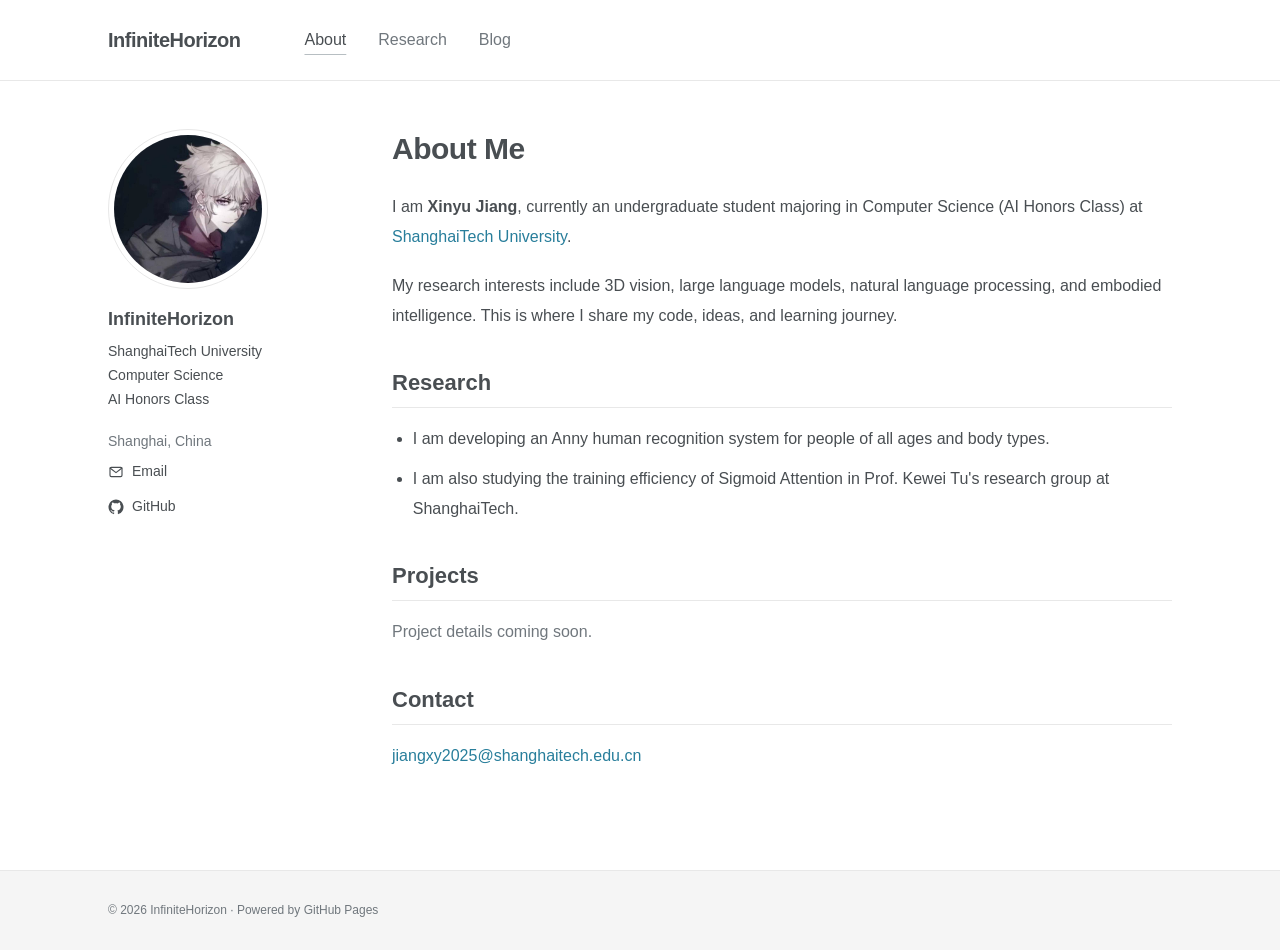
<file: index.html>
<!DOCTYPE html>
<html lang="en">
<head>
  <meta charset="UTF-8" />
  <meta name="viewport" content="width=device-width, initial-scale=1.0" />
  <title>InfiniteHorizon - Personal Page</title>
  <meta name="description" content="InfiniteHorizon, an undergraduate student at ShanghaiTech University" />
  <meta name="theme-color" content="#ffffff" />
  <link rel="icon" type="image/png" href="assets/images/favicon.png" />
  <link rel="stylesheet" href="css/style.css" />
</head>
<body>
  <a class="skip-link" href="#main">Skip to main content</a>
  <header class="masthead">
    <nav class="navigation" aria-label="Main navigation">
      <a class="site-title" href="./">InfiniteHorizon</a>
      <ul class="nav-links">
        <li><a href="./" aria-current="page">About</a></li>
        <li><a href="./#research">Research</a></li>
        <li><a href="blog/index.html">Blog</a></li>
      </ul>
    </nav>
  </header>
  <main class="page-layout" id="main">
    <aside class="profile" aria-label="Personal information">
      <img class="profile-avatar" src="assets/images/icon.jpg" alt="InfiniteHorizon's avatar" width="160" height="160" />
      <div class="profile-info">
        <h2 class="profile-name">InfiniteHorizon</h2>
        <p class="profile-bio">ShanghaiTech University<br />Computer Science<br />AI Honors Class</p>
        <ul class="profile-links">
          <li class="profile-location">Shanghai, China</li>
          <li><a href="mailto:jiangxy2025@shanghaitech.edu.cn"><svg class="profile-icon" viewBox="0 0 24 24" width="16" height="16" fill="none" stroke="currentColor" stroke-width="1.7" stroke-linecap="round" stroke-linejoin="round" aria-hidden="true" focusable="false"><rect x="3" y="5" width="18" height="14" rx="2" /><path d="m3 6 9 7 9-7" /></svg><span>Email</span></a></li>
          <li><a href="https://github.com/InfiniteHorizon0524" target="_blank" rel="noopener noreferrer"><svg class="profile-icon" viewBox="0 0 24 24" width="16" height="16" fill="currentColor" aria-hidden="true" focusable="false"><path d="M12 .75a11.25 11.25 0 0 0-3.558 21.923c.563.104.768-.244.768-.542 0-.267-.01-.974-.015-1.912-3.13.68-3.791-1.508-3.791-1.508-.512-1.3-1.25-1.646-1.25-1.646-1.022-.699.077-.685.077-.685 1.13.08 1.725 1.16 1.725 1.16 1.005 1.722 2.637 1.225 3.28.937.102-.729.393-1.225.715-1.507-2.498-.284-5.124-1.25-5.124-5.562 0-1.229.44-2.234 1.16-3.022-.116-.284-.503-1.429.11-2.978 0 0 .945-.303 3.094 1.154A10.79 10.79 0 0 1 12 6.194c.956.005 1.919.129 2.818.379 2.148-1.457 3.09-1.154 3.09-1.154.615 1.55.228 2.694.112 2.978.722.788 1.158 1.793 1.158 3.022 0 4.323-2.63 5.275-5.136 5.553.404.348.764 1.034.764 2.084 0 1.504-.014 2.718-.014 3.087 0 .3.202.651.774.54A11.252 11.252 0 0 0 12 .75Z" /></svg><span>GitHub</span></a></li>
        </ul>
      </div>
    </aside>
    <article class="page-content" id="home">
      <h1>About Me</h1>
      <p>I am <strong>Xinyu Jiang</strong>, currently an undergraduate student majoring in Computer Science (AI Honors Class) at <a href="https://www.shanghaitech.edu.cn/">ShanghaiTech University</a>.</p>
      <p>My research interests include 3D vision, large language models, natural language processing, and embodied intelligence. This is where I share my code, ideas, and learning journey.</p>
      <section id="research" aria-labelledby="research-title">
        <h2 id="research-title">Research</h2>
        <ul class="research-list">
          <li>I am developing an Anny human recognition system for people of all ages and body types.</li>
          <li>I am also studying the training efficiency of Sigmoid Attention in Prof. Kewei Tu's research group at ShanghaiTech.</li>
        </ul>
      </section>
      <section id="projects" aria-labelledby="projects-title">
        <h2 id="projects-title">Projects</h2>
        <p class="muted">Project details coming soon.</p>
      </section>
      <section id="contact" aria-labelledby="contact-title">
        <h2 id="contact-title">Contact</h2>
        <p><a href="mailto:jiangxy2025@shanghaitech.edu.cn">jiangxy2025@shanghaitech.edu.cn</a></p>
      </section>
    </article>
  </main>
  <footer class="footer">
    <div class="footer-inner">© 2026 InfiniteHorizon · Powered by <a href="https://pages.github.com/">GitHub Pages</a></div>
  </footer>
</body>
</html>
</file>
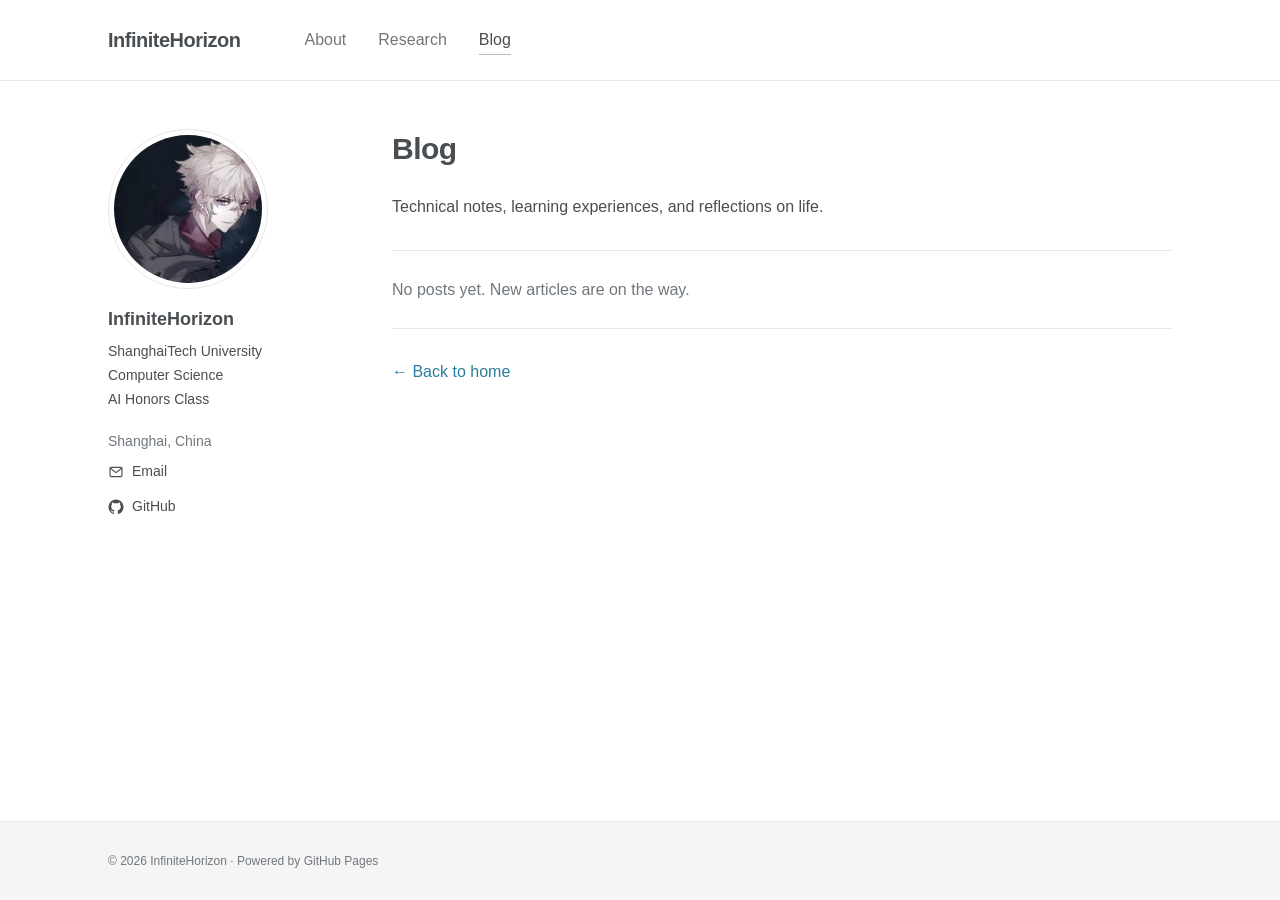
<file: blog/index.html>
<!DOCTYPE html>
<html lang="en">
<head>
  <meta charset="UTF-8" />
  <meta name="viewport" content="width=device-width, initial-scale=1.0" />
  <title>Blog · InfiniteHorizon</title>
  <meta name="description" content="InfiniteHorizon's blog: technical notes, learning experiences, and reflections on life." />
  <meta name="theme-color" content="#ffffff" />
  <link rel="icon" type="image/png" href="../assets/images/favicon.png" />
  <link rel="stylesheet" href="../css/style.css" />
</head>
<body>
  <a class="skip-link" href="#main">Skip to main content</a>
  <header class="masthead">
    <nav class="navigation" aria-label="Main navigation">
      <a class="site-title" href="../index.html">InfiniteHorizon</a>
      <ul class="nav-links">
        <li><a href="../index.html">About</a></li>
        <li><a href="../index.html#research">Research</a></li>
        <li><a href="../blog/index.html" aria-current="page">Blog</a></li>
      </ul>
    </nav>
  </header>
  <main class="page-layout" id="main">
    <aside class="profile" aria-label="Personal information">
      <img class="profile-avatar" src="../assets/images/icon.jpg" alt="InfiniteHorizon's avatar" width="160" height="160" />
      <div class="profile-info">
        <h2 class="profile-name">InfiniteHorizon</h2>
        <p class="profile-bio">ShanghaiTech University<br />Computer Science<br />AI Honors Class</p>
        <ul class="profile-links">
          <li class="profile-location">Shanghai, China</li>
          <li><a href="mailto:jiangxy2025@shanghaitech.edu.cn"><svg class="profile-icon" viewBox="0 0 24 24" width="16" height="16" fill="none" stroke="currentColor" stroke-width="1.7" stroke-linecap="round" stroke-linejoin="round" aria-hidden="true" focusable="false"><rect x="3" y="5" width="18" height="14" rx="2" /><path d="m3 6 9 7 9-7" /></svg><span>Email</span></a></li>
          <li><a href="https://github.com/InfiniteHorizon0524" target="_blank" rel="noopener noreferrer"><svg class="profile-icon" viewBox="0 0 24 24" width="16" height="16" fill="currentColor" aria-hidden="true" focusable="false"><path d="M12 .75a11.25 11.25 0 0 0-3.558 21.923c.563.104.768-.244.768-.542 0-.267-.01-.974-.015-1.912-3.13.68-3.791-1.508-3.791-1.508-.512-1.3-1.25-1.646-1.25-1.646-1.022-.699.077-.685.077-.685 1.13.08 1.725 1.16 1.725 1.16 1.005 1.722 2.637 1.225 3.28.937.102-.729.393-1.225.715-1.507-2.498-.284-5.124-1.25-5.124-5.562 0-1.229.44-2.234 1.16-3.022-.116-.284-.503-1.429.11-2.978 0 0 .945-.303 3.094 1.154A10.79 10.79 0 0 1 12 6.194c.956.005 1.919.129 2.818.379 2.148-1.457 3.09-1.154 3.09-1.154.615 1.55.228 2.694.112 2.978.722.788 1.158 1.793 1.158 3.022 0 4.323-2.63 5.275-5.136 5.553.404.348.764 1.034.764 2.084 0 1.504-.014 2.718-.014 3.087 0 .3.202.651.774.54A11.252 11.252 0 0 0 12 .75Z" /></svg><span>GitHub</span></a></li>
        </ul>
      </div>
    </aside>
    <article class="page-content">
      <h1>Blog</h1>
      <p>Technical notes, learning experiences, and reflections on life.</p>
      <p class="empty-state">No posts yet. New articles are on the way.</p>
      <p><a href="../index.html">← Back to home</a></p>
    </article>
  </main>
  <footer class="footer">
    <div class="footer-inner">© 2026 InfiniteHorizon · Powered by <a href="https://pages.github.com/">GitHub Pages</a></div>
  </footer>
</body>
</html>
</file>
<file: css/style.css>
:root {
  color-scheme: light;
  --text: #494e52;
  --muted: #70777d;
  --link: #287e9b;
  --border: #e8e8e8;
  --width: 1120px;
}

* { box-sizing: border-box; }
html { scroll-padding-top: 24px; }
body {
  margin: 0;
  min-height: 100vh;
  display: flex;
  flex-direction: column;
  background: #fff;
  color: var(--text);
  font-family: -apple-system, BlinkMacSystemFont, "Segoe UI", "PingFang SC", "Microsoft YaHei", sans-serif;
  font-size: 16px;
  line-height: 1.85;
  -webkit-font-smoothing: antialiased;
}
a { color: var(--link); text-decoration: none; text-underline-offset: 3px; }
a:hover { text-decoration: underline; }
a:focus-visible { outline: 2px solid var(--link); outline-offset: 5px; }
::selection { background: #dceef4; }
.skip-link { position: absolute; top: 8px; left: 16px; padding: 6px 12px; background: #fff; transform: translateY(-160%); }
.skip-link:focus { transform: translateY(0); }
.masthead { border-bottom: 1px solid var(--border); }
.navigation {
  max-width: var(--width);
  min-height: 80px;
  margin: auto;
  padding: 16px 28px;
  display: flex;
  align-items: center;
  gap: 64px;
}
.site-title { font-size: 20px; font-weight: 700; letter-spacing: -0.5px; }
.navigation a { color: var(--text); }
.nav-links { display: flex; flex-wrap: wrap; gap: 32px; margin: 0; padding: 0; list-style: none; }
.nav-links a { display: block; padding: 5px 0; color: var(--muted); }
.nav-links a[aria-current="page"] { color: var(--text); text-decoration: underline; text-decoration-color: #b7bec2; text-underline-offset: 9px; }
.page-layout {
  display: grid;
  grid-template-columns: 220px minmax(0, 1fr);
  gap: 64px;
  width: 100%;
  max-width: var(--width);
  margin: 0 auto;
  padding: 48px 28px 80px;
  flex: 1;
  align-items: start;
}
.profile { font-size: 14px; line-height: 1.7; }
.profile-avatar { display: block; width: 160px; height: 160px; border-radius: 50%; object-fit: cover; padding: 5px; border: 1px solid var(--border); }
.profile-name { margin: 18px 0 8px; font-size: 18px; line-height: 1.4; }
.profile-bio { margin: 0 0 18px; }
.profile-links { padding: 0; margin: 0; list-style: none; }
.profile-links li { margin: 7px 0; }
.profile-links a { display: inline-flex; align-items: center; gap: 8px; color: var(--text); }
.profile-icon { flex-shrink: 0; }
.profile-location { color: var(--muted); }
.page-content { min-width: 0; }
h1 { font-size: 30px; line-height: 1.3; letter-spacing: -0.5px; margin: 0 0 24px; }
h2 { font-size: 22px; line-height: 1.5; margin: 36px 0 16px; }
.page-content section h2 { padding-bottom: 8px; border-bottom: 1px solid var(--border); }
p { margin: 0 0 20px; }
.research-list { margin: 0; padding-left: 1.3em; }
.research-list li + li { margin-top: 10px; }
.muted, .empty-state { color: var(--muted); }
.empty-state { padding: 24px 0; border-top: 1px solid var(--border); border-bottom: 1px solid var(--border); margin: 28px 0; }
.page-content a { overflow-wrap: anywhere; }
.footer { background: #f5f5f5; border-top: 1px solid var(--border); color: var(--muted); font-size: 12px; }
.footer-inner { max-width: var(--width); margin: auto; padding: 28px; }
.footer a { color: inherit; }
.error-page { width: min(100%, 720px); margin: auto; padding: 64px 28px 96px; flex: 1; }
.error-code { color: var(--muted); font-size: 64px; line-height: 1; margin-bottom: 24px; }

@media (max-width: 760px) {
  .navigation { gap: 24px; flex-wrap: wrap; padding: 16px 24px; }
  .nav-links { gap: 24px; }
  .page-layout { grid-template-columns: 1fr; gap: 36px; padding: 32px 24px 56px; }
  .profile { display: flex; align-items: flex-start; gap: 20px; padding-bottom: 28px; border-bottom: 1px solid var(--border); }
  .profile-avatar { width: 96px; height: 96px; flex-shrink: 0; }
  .profile-name { margin-top: 0; }
  .profile-bio { margin-bottom: 10px; }
  .profile-links { display: flex; flex-wrap: wrap; column-gap: 16px; }
  .profile-links li { margin: 0; }
  h1 { font-size: 27px; }
  h2 { font-size: 21px; }
  .footer-inner { padding: 24px; }
}

@media (max-width: 380px) {
  .navigation { gap: 8px; }
  .site-title { width: 100%; }
  .profile { gap: 14px; }
  .profile-avatar { width: 72px; height: 72px; }
}
</file>
